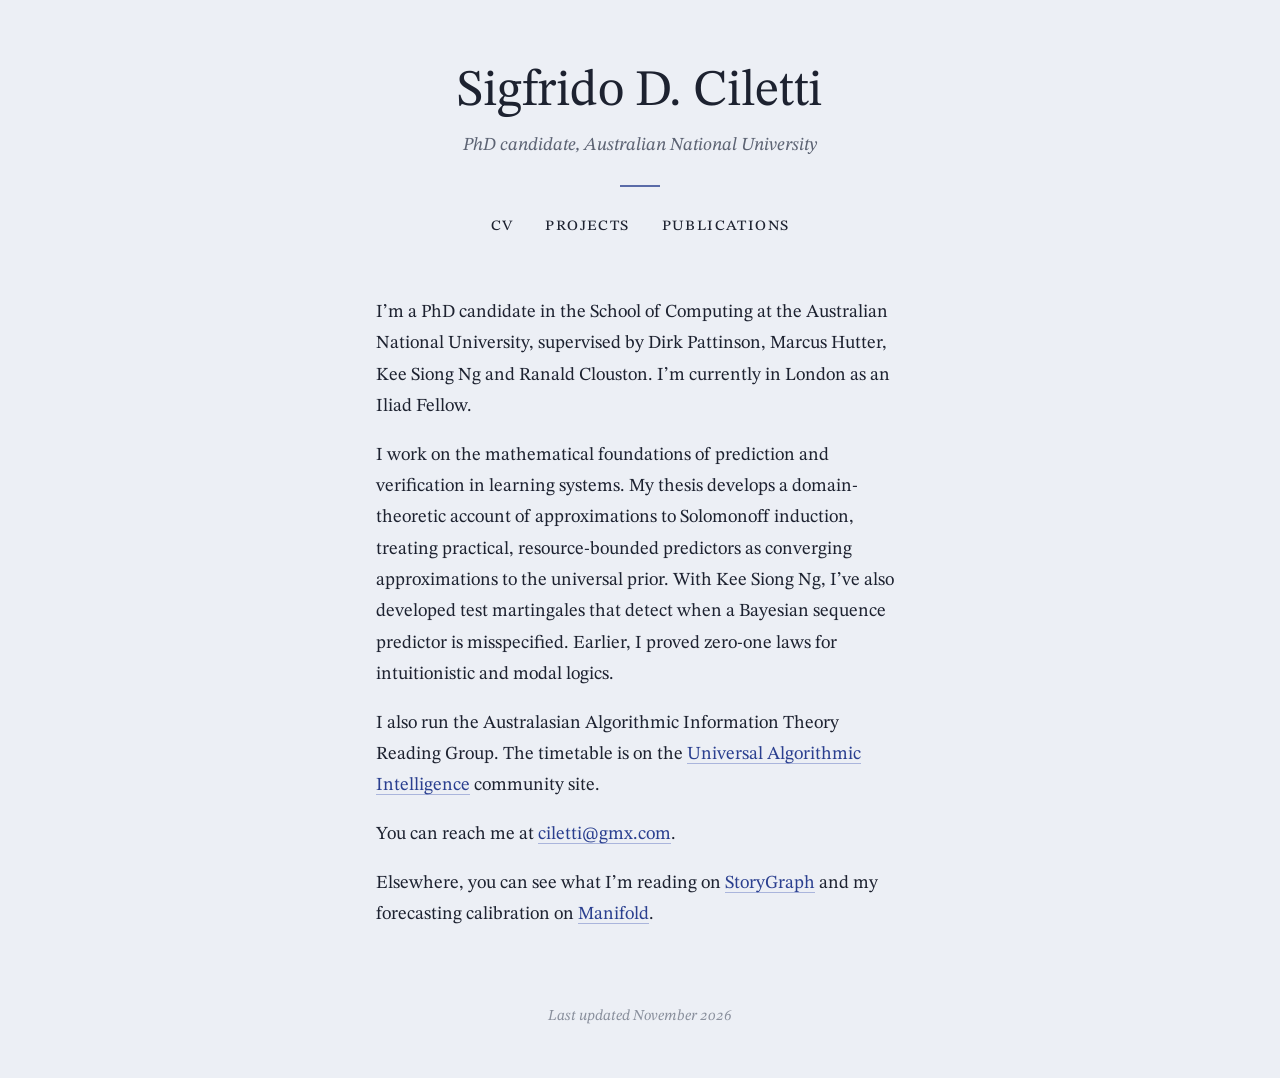
<file: index.html>
<!DOCTYPE html>
<html lang="en">
<head>
	<meta charset="UTF-8">
	<meta name="viewport" content="width=device-width, initial-scale=1">
	<title>Sigfrido D. Ciletti</title>
	<meta name="description" content="Sigfrido D. Ciletti, PhD candidate at the Australian National University working on Solomonoff induction and the foundations of prediction in learning systems.">
	<link rel="icon" href="data:image/svg+xml,%3Csvg xmlns=%27http://www.w3.org/2000/svg%27 viewBox=%270 0 32 32%27%3E%3Ctext x=%2716%27 y=%2725%27 font-family=%27Georgia,serif%27 font-size=%2728%27 text-anchor=%27middle%27 fill=%27%232a3f8f%27%3E%CE%A9%3C/text%3E%3C/svg%3E">
	<link rel="preconnect" href="https://fonts.googleapis.com">
	<link rel="preconnect" href="https://fonts.gstatic.com" crossorigin>
	<link href="https://fonts.googleapis.com/css2?family=STIX+Two+Text:ital,wght@0,400;0,500;1,400&display=swap" rel="stylesheet">
	<link rel="stylesheet" href="stylesheet.css">
</head>
<body class="home">
	<main class="page">

		<header class="top">
			<h1>Sigfrido D. Ciletti</h1>
			<p class="role">PhD candidate, Australian National University</p>
			<nav>
				<a href="cv.html">CV</a>
				<a href="projects.html">Projects</a>
				<a href="publications.html">Publications</a>
			</nav>
		</header>

		<p>I’m a PhD candidate in the School of Computing at the Australian National University, supervised by Dirk Pattinson, Marcus Hutter, Kee Siong Ng and Ranald Clouston. I’m currently in London as an Iliad Fellow.</p>

		<p>I work on the mathematical foundations of prediction and verification in learning systems. My thesis develops a domain-theoretic account of approximations to Solomonoff induction, treating practical, resource-bounded predictors as converging approximations to the universal prior. With Kee Siong Ng, I’ve also developed test martingales that detect when a Bayesian sequence predictor is misspecified. Earlier, I proved zero-one laws for intuitionistic and modal logics.</p>

		<p>I also run the Australasian Algorithmic Information Theory Reading Group. The timetable is on the <a href="https://uaiasi.com/">Universal Algorithmic Intelligence</a> community site.</p>

		<p>You can reach me at <a href="mailto:ciletti@gmx.com">ciletti@gmx.com</a>.</p>

		<p>Elsewhere, you can see what I’m reading on <a href="https://app.thestorygraph.com/profile/kabbalahablah">StoryGraph</a> and my forecasting calibration on <a href="https://manifold.markets/7983214/calibration">Manifold</a>.</p>

		<footer>Last updated November 2026</footer>

	</main>
</body>
</html>
</file>
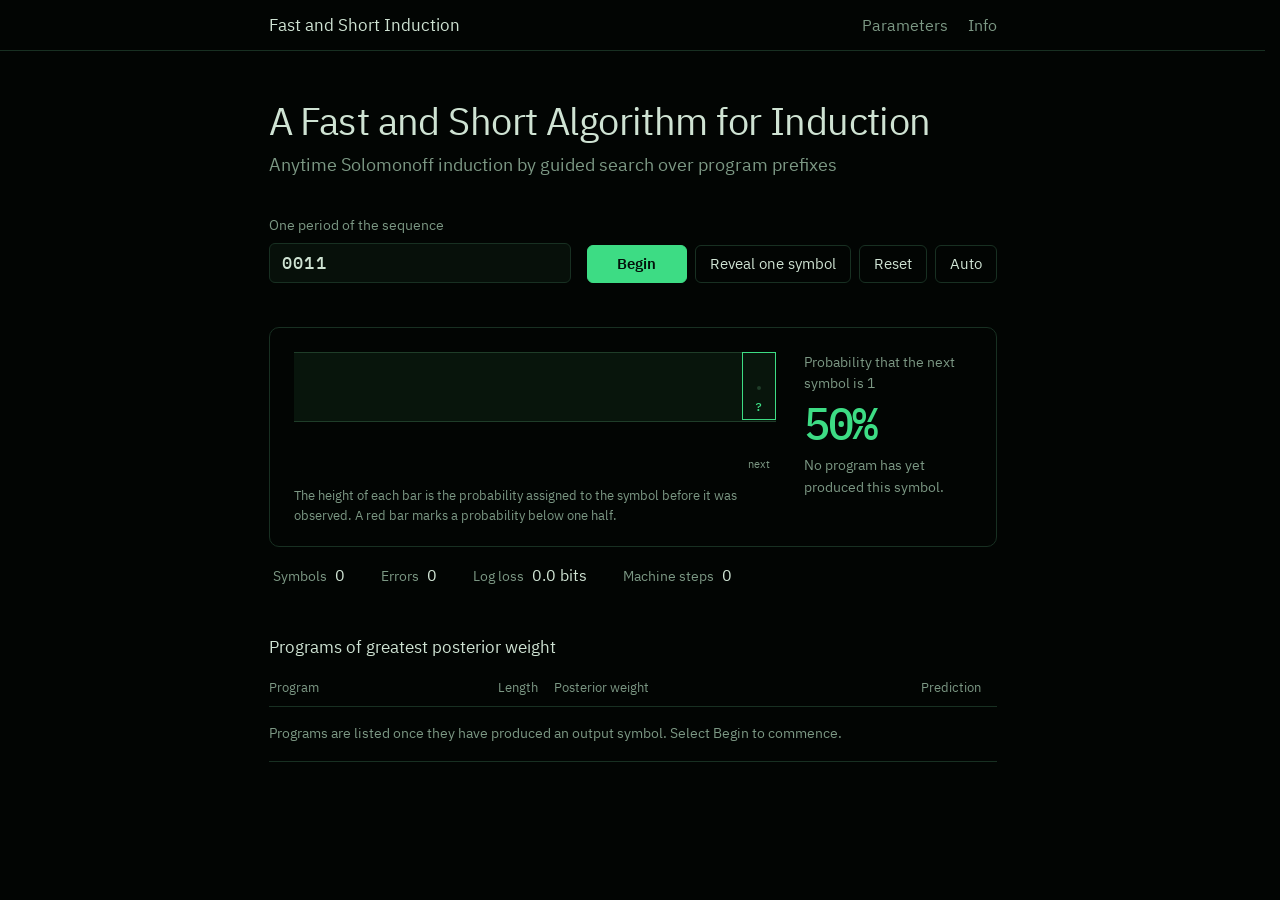
<file: induction/index.html>
<!doctype html>
<html lang="en">
<head>
<meta charset="utf-8">
<meta name="viewport" content="width=device-width, initial-scale=1, viewport-fit=cover">
<meta name="color-scheme" content="dark">
<meta name="theme-color" content="#020503">
<title>A Fast and Short Algorithm for Induction</title>
<meta name="author" content="Sigfrido D. Ciletti">
<meta name="description" content="An anytime approximation to Solomonoff induction by guided search over program prefixes, in which a learned guiding distribution directs computation but never enters the probabilities.">
<style>
@font-face{font-family:"Plex Sans";font-style:normal;font-weight:400;font-display:swap;src:url([data-uri]) format("woff2");}
@font-face{font-family:"Plex Sans";font-style:normal;font-weight:600;font-display:swap;src:url([data-uri]) format("woff2");}
@font-face{font-family:"Plex Mono";font-style:normal;font-weight:400;font-display:swap;src:url([data-uri]) format("woff2");}
@font-face{font-family:"Plex Mono";font-style:normal;font-weight:500;font-display:swap;src:url([data-uri]) format("woff2");}
/* One dark palette throughout, taken from the prediction panel */
:root {
  color-scheme: dark;
  --bg: #020503; --surface: #07100A; --ink: #CFE3D3; --muted: #7C9884; --rule: #183022;
  --accent: #3DDC84; --on-accent: #03100A; --wrong: #FF6B5E; --code: #8FE3AE;
  --tape: #08150C; --tape-edge: #1F3D29; --hole: #3DDC84; --feed: #1F3D29;
  --panel-w: 24rem;
  --sans: "Plex Sans", "IBM Plex Sans", "Segoe UI", system-ui, sans-serif;
  --mono: "Plex Mono", "IBM Plex Mono", ui-monospace, "SF Mono", Menlo, Consolas, monospace;
}
* { box-sizing: border-box; }
html { -webkit-text-size-adjust: 100%; background: var(--bg); scrollbar-gutter: stable; }
body { margin: 0; min-height: 100vh; background: var(--bg); color: var(--ink); font: 400 1rem/1.55 var(--sans); font-variant-numeric: tabular-nums; }
::selection { background: #1D4A2E; }
a { color: var(--accent); text-underline-offset: 0.18em; }
sup { line-height: 0; }
p { margin: 0 0 0.75rem; }
:is(a, button, input, select, summary):focus-visible { outline: 2px solid var(--accent); outline-offset: 2px; }
h1:focus { outline: none; }

/* top bar */
.top { position: sticky; top: 0; z-index: 5; background: var(--bg); border-bottom: 1px solid var(--rule); padding-top: env(safe-area-inset-top, 0px); }
.top-inner { max-width: 48rem; margin: 0 auto; padding: 0.75rem 1.25rem; display: flex; align-items: center; justify-content: space-between; gap: 1rem; }
.brand { color: var(--ink); font-weight: 500; font-size: 1.0625rem; text-decoration: none; }
.nav { display: flex; align-items: center; gap: 1.25rem; }
.nav[hidden] { display: none; }
.navlink, .navbtn { color: var(--muted); text-decoration: none; font: 400 1rem/1.4 var(--sans); }
.navbtn { background: none; border: 0; padding: 0; cursor: pointer; }
.navlink:hover, .navbtn:hover { color: var(--ink); text-decoration: underline; text-underline-offset: 0.18em; }
.navbtn[aria-expanded="true"] { color: var(--ink); }

/* the algorithm */
.page { max-width: 48rem; margin: 0 auto; padding: 3rem 1.25rem 5rem; }
.page[hidden] { display: none; }
.welcome { margin-bottom: 2.25rem; }
h1 { font-size: clamp(1.75rem, 1.3rem + 1.6vw, 2.375rem); line-height: 1.15; font-weight: 500; letter-spacing: -0.015em; margin: 0 0 0.5rem; }
.subtitle { font-size: 1.125rem; color: var(--muted); margin: 0; }
h2 { font-size: 1.0625rem; line-height: 1.3; font-weight: 500; margin: 0 0 0.75rem; }

button { font: 500 0.9375rem/1.2 var(--sans); color: var(--ink); background: transparent; border: 1px solid var(--rule); border-radius: 6px; padding: 0.5625rem 0.875rem; cursor: pointer; }
button:hover { border-color: var(--muted); }
button.primary { background: var(--accent); border-color: var(--accent); color: var(--on-accent); font-weight: 600; min-width: 6.25rem; }
button.primary:hover { filter: brightness(1.08); }
label, .label { display: block; font-size: 0.875rem; color: var(--muted); margin-bottom: 0.375rem; }
input[type="text"] { width: 100%; color: var(--ink); background: var(--surface); border: 1px solid var(--rule); border-radius: 6px; padding: 0.5625rem 0.75rem; font: 500 1.0625rem/1.2 var(--mono); letter-spacing: 0.08em; }

.run { display: flex; flex-wrap: wrap; align-items: flex-end; gap: 0.75rem 1rem; }
.pattern-field { flex: 1 1 12rem; max-width: 20rem; }
.buttons { display: flex; flex-wrap: wrap; gap: 0.5rem; }
.error { color: var(--wrong); font-size: 0.875rem; margin: 0.5rem 0 0; }
.error:empty { display: none; }
.status { color: var(--muted); font-size: 0.875rem; margin: 0.5rem 0 0; min-height: 1.4em; }

/* the tape and the prediction */
.bed { margin-top: 1rem; border: 1px solid var(--rule); border-radius: 10px; padding: 1.5rem 1.5rem 1.25rem; display: grid; grid-template-columns: minmax(0, 1fr) 10.5rem; gap: 1.75rem; align-items: start; }
.tape-area { min-width: 0; }
.tape-window { position: relative; overflow: hidden; }
.tape-window::before { content: ""; position: absolute; inset: 0 0 auto 0; height: 68px; background: var(--tape); border-block: 1px solid var(--tape-edge); }
.tape { position: relative; display: flex; justify-content: flex-end; }
.cell { flex: 0 0 28px; }
.punch { position: relative; height: 68px; }
.hole { position: absolute; left: 50%; top: 11px; width: 14px; height: 14px; margin-left: -7px; border-radius: 50%; }
.hole.on { background: var(--hole); box-shadow: 0 0 6px rgb(61 220 132 / 0.5); }
.feed { position: absolute; left: 50%; top: 34px; width: 4px; height: 4px; margin-left: -2px; border-radius: 50%; background: var(--feed); }
.digit { position: absolute; left: 0; right: 0; bottom: 7px; text-align: center; font: 500 0.75rem/1 var(--mono); color: var(--accent); }
.conf { position: relative; width: 14px; height: 24px; margin: 8px auto 0; border-bottom: 1px solid var(--rule); }
.conf span { position: absolute; left: 0; right: 0; bottom: 0; height: calc(var(--p, 0) * 100%); background: var(--accent); }
.conf.bad span { background: var(--wrong); }
.conf.none { border: 1px dashed var(--rule); }
.conf.none span { display: none; }
.idx { height: 1rem; margin-top: 4px; text-align: center; font-size: 0.6875rem; line-height: 1rem; color: var(--muted); white-space: nowrap; }
.cell.reader { flex-basis: 34px; }
.cell.reader .punch { box-shadow: inset 0 0 0 1px var(--hole); }
.cell.reader .hole { background: var(--hole); box-shadow: 0 0 8px rgb(61 220 132 / 0.55); }
.cell.reader .conf { border: 0; }
.cell.fresh .hole.on { animation: punch 160ms ease-out; }
@keyframes punch { from { transform: scale(0.2); } to { transform: scale(1); } }
.caption { margin: 0.875rem 0 0; font-size: 0.8125rem; color: var(--muted); max-width: 60ch; }
.readout-label { font-size: 0.875rem; color: var(--muted); margin: 0; }
.readout-num { font: 500 2.75rem/1 var(--mono); letter-spacing: -0.04em; margin: 0.375rem 0 0.625rem; color: var(--accent); }
.readout-note { font-size: 0.875rem; color: var(--muted); margin: 0 0 0.25rem; }
.readout-note:empty { display: none; }

.stats { display: flex; flex-wrap: wrap; gap: 0.375rem 2.25rem; margin: 1rem 0 0; padding: 0 0.25rem; }
.stats div { display: flex; align-items: baseline; gap: 0.5rem; }
.stats dt { font-size: 0.875rem; color: var(--muted); }
.stats dd { margin: 0; font-weight: 500; }

.leaders { margin-top: 3rem; }
.scroll { overflow-x: auto; }
table { border-collapse: collapse; width: 100%; font-size: 0.875rem; }
th, td { text-align: left; padding: 0.5rem 0.75rem 0.5rem 0; border-bottom: 1px solid var(--rule); vertical-align: baseline; }
th { font-weight: 500; font-size: 0.8125rem; color: var(--muted); white-space: nowrap; }
td.num, th.num { text-align: right; padding-right: 1rem; white-space: nowrap; }
td.prog { font: 500 0.9375rem/1.35 var(--mono); letter-spacing: 0.06em; word-break: break-all; color: var(--code); }
td.empty { color: var(--muted); padding: 1rem 0; }
.bar { display: inline-block; width: 5rem; height: 0.5rem; background: var(--rule); vertical-align: middle; margin-right: 0.5rem; }
.bar i { display: block; height: 100%; background: var(--accent); }
.cred { white-space: nowrap; }
.more { display: flex; flex-wrap: wrap; align-items: center; gap: 0.5rem 0.75rem; margin-top: 0.875rem; }
.more .hint { margin: 0 auto 0 0; }
.more button[hidden] { display: none; }
.hint { color: var(--muted); font-size: 0.875rem; }

/* the info page */
.doc { max-width: 42rem; }
.byline { font-size: 1.0625rem; margin: 0 0 2rem; }
.byline a { text-decoration: none; }
.byline a:hover { text-decoration: underline; }
.lede { font-size: 1.1875rem; line-height: 1.6; }
.doc p, .doc li { line-height: 1.65; }
.doc h2 { font-size: 1.25rem; margin: 2.5rem 0 0.75rem; padding-top: 1.25rem; border-top: 1px solid var(--rule); }
.doc ul { padding-left: 1.125rem; margin: 0; }
.doc li { margin-bottom: 0.375rem; }
.ops { margin: 0.5rem 0 0.5rem; font-size: 0.9375rem; }
.ops td { padding: 0.4375rem 0.75rem 0.4375rem 0; }
.ops td:first-child { font: 500 1rem/1.2 var(--mono); width: 2rem; color: var(--code); }
.ops td:last-child { text-align: right; white-space: nowrap; padding-right: 0; color: var(--muted); }
.foot { margin-top: 3.5rem; padding-top: 1.25rem; border-top: 1px solid var(--rule); color: var(--muted); font-size: 0.875rem; }
.foot p { margin: 0; }

/* parameters panel */
.panel { position: fixed; inset: 0 0 0 auto; z-index: 10; width: min(var(--panel-w), 100%); height: 100%; max-width: none; max-height: none; margin: 0; padding: 0; border: 0; border-left: 1px solid var(--rule); background: var(--bg); color: var(--ink); overflow: hidden; }
.panel[open] { animation: panel-in 180ms ease-out; }
@keyframes panel-in { from { transform: translateX(1.5rem); opacity: 0; } to { transform: none; opacity: 1; } }
.panel::backdrop { background: rgb(0 0 0 / 0.55); }
.panel-inner { height: 100%; overflow-y: auto; overscroll-behavior: contain; padding: 0 1.25rem 2.5rem; }
.panel-head { position: sticky; top: 0; z-index: 1; display: flex; justify-content: space-between; align-items: center; gap: 1rem; padding: 0.875rem 0 0.75rem; background: var(--bg); }
.panel-head h2 { margin: 0; }
.close { display: inline-flex; padding: 0.375rem; border-color: transparent; }
.close:hover { border-color: var(--rule); }
.panel-section { border-top: 1px solid var(--rule); padding: 1rem 0; }
.field { margin-bottom: 1rem; }
.check { display: flex; align-items: center; gap: 0.5rem; font-size: 0.9375rem; color: var(--ink); margin: 0 0 1rem; }
.check input { width: 1.0625rem; height: 1.0625rem; margin: 0; accent-color: var(--accent); flex: none; }
summary { display: flex; justify-content: space-between; align-items: center; gap: 1rem; font-weight: 500; cursor: pointer; list-style: none; }
summary::-webkit-details-marker { display: none; }
summary::after { content: ""; flex: none; width: 0.5rem; height: 0.5rem; margin-right: 0.25rem; border-right: 1.5px solid var(--muted); border-bottom: 1.5px solid var(--muted); transform: translateY(-2px) rotate(45deg); }
details[open] > summary { margin-bottom: 0.875rem; }
details[open] > summary::after { transform: translateY(2px) rotate(-135deg); }
.guide { table-layout: fixed; margin-bottom: 0.75rem; }
.guide th, .guide td { text-align: center; padding: 0.375rem 0; border: 0; }
.guide th:first-child { text-align: left; width: 4.75rem; }
.guide thead th { font: 500 0.875rem/1 var(--mono); color: var(--ink); }
.guide tbody th { font-weight: 400; font-size: 0.8125rem; color: var(--muted); }
.guide td { font-size: 0.8125rem; border: 2px solid var(--bg); background: color-mix(in srgb, var(--accent) calc(var(--p) * 100%), var(--surface)); }
.guide td.strong { color: var(--on-accent); }
.runs { list-style: none; margin: 0; padding: 0; }
.runs li { padding: 0.625rem 0; border-bottom: 1px solid var(--rule); font-size: 0.875rem; }
.runs li:first-child { padding-top: 0; }
.runs li:last-child { border-bottom: 0; }
.runs .prog { font: 500 0.9375rem/1.4 var(--mono); letter-spacing: 0.06em; color: var(--code); }
.runs .meta { color: var(--muted); }
.runs code { font: 500 0.875rem/1.4 var(--mono); word-break: break-all; color: var(--code); }

@media (min-width: 72rem) {
  body.panel-open .top-inner, body.panel-open .page { transform: translateX(calc(var(--panel-w) / -2)); }
}
@media (max-width: 52rem) {
  .page { padding: 2rem 1rem 3.5rem; }
  .top-inner { padding: 0.75rem 1rem; }
  .bed { grid-template-columns: minmax(0, 1fr); gap: 1rem; padding: 1.25rem 1rem 1rem; }
  .readout-num { font-size: 2.25rem; }
}
@media (prefers-reduced-motion: reduce) {
  .cell.fresh .hole.on, .panel[open] { animation: none; }
}
</style>
</head>
<body>
<header class="top">
  <div class="top-inner">
    <a class="brand" href="#">Fast and Short Induction</a>
    <nav class="nav" id="appNav" aria-label="Page">
      <button class="navbtn" id="openPanel" type="button" aria-expanded="false" aria-controls="panel">Parameters</button>
      <a class="navlink" href="#info">Info</a>
    </nav>
    <nav class="nav" id="infoNav" aria-label="Page" hidden>
      <a class="navlink" href="#">Back to the algorithm</a>
    </nav>
  </div>
</header>

<main class="page" id="app">
  <section class="welcome">
    <h1 id="appTitle" tabindex="-1">A Fast and Short Algorithm for Induction</h1>
    <p class="subtitle">Anytime Solomonoff induction by guided search over program prefixes</p>
  </section>

  <div class="run">
    <div class="pattern-field">
      <label for="pattern">One period of the sequence</label>
      <input id="pattern" type="text" inputmode="numeric" autocomplete="off" spellcheck="false" maxlength="32" value="0011" aria-describedby="patternError">
    </div>
    <div class="buttons">
      <button class="primary" id="start" type="button">Begin</button>
      <button id="step" type="button">Reveal one symbol</button>
      <button id="restart" type="button">Reset</button>
      <button id="auto" type="button" aria-pressed="false" title="Train the guiding distribution on every distinct repeating pattern in turn">Auto</button>
    </div>
  </div>
  <p class="error" id="patternError" role="alert"></p>
  <p class="status" id="status" aria-live="polite"></p>

  <section class="bed" aria-label="Symbols observed so far and the probability assigned to the next">
    <div class="tape-area">
      <div class="tape-window"><div class="tape" id="tape"></div></div>
      <p class="caption">The height of each bar is the probability assigned to the symbol before it was observed. A red bar marks a probability below one half.</p>
    </div>
    <div class="readout">
      <p class="readout-label">Probability that the next symbol is 1</p>
      <p class="readout-num" id="pnum">50%</p>
      <p class="readout-note" id="psay" aria-live="polite">No program has yet produced this symbol.</p>
      <p class="readout-note" id="plock"></p>
    </div>
  </section>

  <dl class="stats">
    <div><dt>Symbols</dt><dd id="sBits">0</dd></div>
    <div><dt>Errors</dt><dd id="sWrong">0</dd></div>
    <div><dt>Log loss</dt><dd id="sLoss">0.0 bits</dd></div>
    <div><dt>Machine steps</dt><dd id="sSteps">0</dd></div>
  </dl>

  <section class="leaders" aria-labelledby="leadersTitle">
    <h2 id="leadersTitle">Programs of greatest posterior weight</h2>
    <div class="scroll">
      <table>
        <thead><tr><th>Program</th><th class="num">Length</th><th>Posterior weight</th><th class="num">Prediction</th></tr></thead>
        <tbody id="programs"></tbody>
      </table>
    </div>
    <div class="more">
      <p class="hint" id="moreCount"></p>
      <button id="showMore" type="button">Show further programs</button>
      <button id="showFewer" type="button">Show fewer programs</button>
    </div>
  </section>
</main>

<main class="page doc" id="info" hidden>
  <h1 id="infoTitle" tabindex="-1">A Fast and Short Algorithm for Induction</h1>
  <p class="byline"><a href="https://ciletti.xyz" rel="author">Sigfrido D. Ciletti</a></p>
  <p class="lede">This page presents an algorithm, devised by the author, for predicting a binary sequence with bounded computation. The programs of a small monotone reference machine are explored as a tree of prefixes and run by dovetailing, so that programs sharing a prefix share their computation. A prefix is rejected, together with every program extending it, as soon as its output contradicts the observed sequence, and the probability of the next symbol is the a priori weight, 2<sup>−ℓ</sup>, of the surviving programs that have already produced it, renormalized among them. A prediction is available at every moment, and it approaches Solomonoff’s prediction over the programs of the machine as computation increases.</p>
  <p>The novelty lies in separating search from belief. A learned guiding distribution may decide where computation is spent, but it never enters the probabilities, and every program not yet rejected is guaranteed at least half of the computation its a priori probability entitles it to. Learning can therefore accelerate the search, but it can slow it by at most a factor of two and cannot alter the weight of any program. To the author’s knowledge this separation has not been made before: in Solomonoff’s incremental learning systems the guiding distribution also serves as the prior, and in Schmidhuber’s speed prior the cost of computation enters the probabilities themselves.</p>

  <h2>The reference machine</h2>
  <p>The reference machine has a circular tape of 256 binary cells and the six instructions listed below, each with the length of its code. The machine reads its program one instruction at a time, and only when execution requires the next one. Programs that share an initial segment therefore share the corresponding computation.</p>
  <table class="ops" aria-label="The instructions of the reference machine">
    <tbody>
      <tr><td>.</td><td>write the content of the current cell to the output</td><td>2 bits</td></tr>
      <tr><td>+</td><td>complement the current cell</td><td>2 bits</td></tr>
      <tr><td>&gt;</td><td>move one cell to the right</td><td>3 bits</td></tr>
      <tr><td>&lt;</td><td>move one cell to the left</td><td>3 bits</td></tr>
      <tr><td>[</td><td>mark a position for return</td><td>3 bits</td></tr>
      <tr><td>]</td><td>if the current cell contains 1, return to the most recent mark, or to the beginning if there is none</td><td>3 bits</td></tr>
    </tbody>
  </table>

  <h2>Rejection and prediction</h2>
  <p>A program is rejected as soon as it writes a symbol that contradicts the observed sequence, and with it every program of which it is an initial segment. The probability assigned to the next symbol is the normalized sum of the a priori probabilities, 2<sup>−ℓ</sup>, of the surviving programs that have already produced that symbol.</p>

  <h2>Computation</h2>
  <p>No bound on computation is fixed in advance. The search proceeds continuously, occupying about two milliseconds of each display frame, and a symbol is revealed every 250 milliseconds, so that the computation devoted to each symbol is whatever the device accomplishes in that interval. In the trials conducted so far, greater computation per symbol has never delayed convergence. Trials should be compared in machine steps, a measure that does not depend on the device.</p>

  <h2>The guiding distribution</h2>
  <p>When the guiding distribution is in use, the computation is divided equally. One half is allotted in proportion to the a priori probabilities, which bounds the time required by a small constant factor relative to Levin’s universal search. The other half is allotted according to the guiding distribution, a table of conditional instruction probabilities estimated from programs that predicted at least three successive symbols correctly. The guiding distribution determines only the order of search; it has no effect upon the probabilities assigned.</p>
  <p>The guiding distribution is not used by default. Within a single trial its effect is negligible; it is of value only across trials, for longer periods, when computation is scarce, as on a slow device. It continues to be estimated while not in use.</p>

  <h2>Automatic training</h2>
  <p>The Auto control trains the guiding distribution without supervision. It presents, one after another, every distinct repeating pattern in order of length, and observes each until the system converges, or for at most four periods and sixteen symbols. Every symbol receives a fixed 100,000 machine steps, and the trials proceed as quickly as the device allows. Pressing the control again, or any other control, ends the training; the guiding distribution retains all that it has learned.</p>
  <p>Whenever a program predicts three successive symbols correctly, its instructions are added to the guiding distribution’s estimates of which instruction tends to follow which. Over many patterns the distribution comes to favour the constructions that successful programs share, such as a loop that writes a short block and returns to its beginning. Automatic training is therefore the accumulation of experience on easy problems, so that harder problems of the same kind are searched in a more favourable order.</p>
  <p>Each pattern is presented once. A period that merely repeats a shorter one, such as 0000, defines the same sequence as 0 and is omitted. Of the rotations of a period, such as 011, 101 and 110, which describe the same pattern read from different starting points, only the first in lexicographic order is used. The periods that remain are the Lyndon words: 0, 1, 01, 001, 011, 0001, 0011, 0111, and so on. Their number grows rapidly with length: there are 30 of length 8 and 335 of length 12.</p>
  <p>In a test, the guiding distribution was trained on all 71 periods of length at most 8, then applied to 20 periods of length 9 and 10 that it had not seen. With 3,000 machine steps per symbol the system converged on 2 of the 20 without guidance and on all 20 with it; with 20,000 steps per symbol, on 15 and on all 20.</p>
  <p>Automatic training alters only the order of search. The probabilities assigned are unaffected, and at least half of the computation continues to follow the a priori distribution. Its benefit depends on how closely later patterns resemble those used in training, and it is greatest when computation is scarce. To use what has been learned, select the guiding distribution under Parameters. Trials conducted automatically are not entered in the record of trials.</p>

  <h2>Guarantees</h2>
  <p>Two properties follow from the construction. First, the probabilities depend only on the a priori distribution and on which programs have been examined; the guiding distribution affects only the latter. Second, because every program not yet rejected receives at least half of its a priori share of computation, the time required to reach any program exceeds that of the unguided search by at most a factor of two. As computation increases without bound every program of the machine is eventually examined, and the prediction tends to Solomonoff’s normalized prediction over the programs of at most 32 instructions.</p>

  <h2>Relation to earlier work</h2>
  <p>The mixture over programs is Solomonoff’s (1964). The schedule of computation follows Levin’s universal search (1973), and the treatment of programs as prefixes executed online follows Schmidhuber’s FAST algorithm (2002), which he also applied to prediction, though under the speed prior, whose probabilities depend on running time. Solomonoff’s later proposals for incremental learning (2002–2003) introduced a guiding distribution for the search that is revised as problems are solved; there, however, the revised distribution is also the prior. The title alludes to Hutter’s “The Fastest and Shortest Algorithm for All Well-Defined Problems” (2002); no optimality result of that kind is claimed here.</p>

  <h2>Measures</h2>
  <p>The log loss is the sum, over the observed symbols, of −log<sub>2</sub> of the probability assigned to each, with every probability restricted to the interval from 0.01 to 0.99. The system is said to have converged when eight successive symbols have each been assigned a probability of at least 0.9.</p>

  <h2>Limitations</h2>
  <ul>
    <li>Observations are assumed to be free of error. A single erroneous symbol would reject the correct program.</li>
    <li>Programs are limited to 32 instructions.</li>
    <li>The programs of greatest weight are retained in memory, from 3,000 at the outset, growing by one program for every 1,000 machine steps, to at most 20,000. A program beyond that limit must be found again by the search from the root, whose budget doubles on each pass.</li>
    <li>A trial is suspended after every 64 symbols.</li>
  </ul>

  <footer class="foot">
    <p>Sigfrido D. Ciletti, 2026. Further work at <a href="https://ciletti.xyz">ciletti.xyz</a>.</p>
  </footer>
</main>

<dialog class="panel" id="panel" aria-labelledby="panelTitle">
  <div class="panel-inner">
    <div class="panel-head">
      <h2 id="panelTitle">Parameters</h2>
      <button class="close" id="closePanel" type="button" aria-label="Close parameters">
        <svg aria-hidden="true" width="18" height="18" viewBox="0 0 18 18" fill="none"><path d="M4 4l10 10M14 4L4 14" stroke="currentColor" stroke-width="1.6" stroke-linecap="round"/></svg>
      </button>
    </div>

    <section class="panel-section">
      <label class="check"><input id="useGuide" type="checkbox"> Allot half of the computation by the guiding distribution</label>
      <button id="forget" type="button">Reset the guiding distribution</button>
    </section>

    <details class="panel-section">
      <summary>The guiding distribution</summary>
      <p class="hint" id="guideHint"></p>
      <table class="guide" id="guide" aria-label="Conditional probability of each instruction, given its predecessor"></table>
      <p class="hint" id="guideCost"></p>
    </details>

    <details class="panel-section">
      <summary>Record of trials</summary>
      <ul class="runs" id="history"></ul>
    </details>
  </div>
</dialog>

<script>
/* Guided Bayesian Search — toy engine.
   Machine: a six-instruction, Brainfuck-style machine on a circular binary tape of 256 cells.
   Programs are read one instruction at a time, on demand, from a prefix code:
     .  00   write the current cell to the output
     +  01   flip the current cell
     >  100  move right        <  101  move left
     [  110  mark a loop start
     ]  111  if the current cell is 1, jump back to just after the matching [ (or to the start)
*/
const OP_GLYPH = ['.', '+', '>', '<', '[', ']'];
const OP_BITS = [2, 2, 3, 3, 3, 3];
const OP_PRIOR = [0.25, 0.25, 0.125, 0.125, 0.125, 0.125];
const NOPS = 6, START = 6, MAXCODE = 32, WORDS = 8;
const KEYMOD = 562949953421231;   // 2^49 - 81; keys are exact up to 17 instructions and hashed beyond
const EV_BUDGET = 0, EV_DEAD = 1, EV_PREDICT = 2, EV_NEEDS = 3;

function makeState() {
  return { code: new Uint8Array(MAXCODE), jmp: new Uint8Array(MAXCODE), L: 0, pc: 0, ptr: 0, tape: new Int32Array(WORDS),
           outLen: 0, next: 0, bPc: 0, bPtr: 0, bTape: new Int32Array(WORDS), bCount: 0, bLimit: 1 };
}
function copyState(dst, src) {
  const L = src.L;
  for (let i = 0; i < L; i++) { dst.code[i] = src.code[i]; dst.jmp[i] = src.jmp[i]; }
  dst.L = L; dst.pc = src.pc; dst.ptr = src.ptr; dst.outLen = src.outLen; dst.next = src.next;
  dst.bPc = src.bPc; dst.bPtr = src.bPtr; dst.bCount = src.bCount; dst.bLimit = src.bLimit;
  for (let i = 0; i < WORDS; i++) { dst.tape[i] = src.tape[i]; dst.bTape[i] = src.bTape[i]; }
}
function appendOp(st, op) {
  const i = st.L;
  st.code[i] = op;
  if (op === 5) {                       // find the matching [ ; unmatched ] jumps to the start
    let depth = 0, target = 0;
    for (let j = i - 1; j >= 0; j--) {
      const c = st.code[j];
      if (c === 5) depth++;
      else if (c === 4) { if (depth === 0) { target = j + 1; break; } depth--; }
    }
    st.jmp[i] = target;
  }
  st.L = i + 1;
  st.bPc = st.pc; st.bPtr = st.ptr; st.bCount = 0; st.bLimit = 1;
  for (let i = 0; i < WORDS; i++) st.bTape[i] = st.tape[i];
}
function codeString(st) { let s = ''; for (let i = 0; i < st.L; i++) s += OP_GLYPH[st.code[i]]; return s; }

class Engine {
  constructor(opts = {}) {
    this.poolCap = opts.poolCap || 3000;        // memory to begin with ...
    this.maxPoolCap = opts.maxPoolCap || 20000; // ... growing by one program per stepsPerSlot steps, up to this
    this.stepsPerSlot = opts.stepsPerSlot || 1000;
    this.useGuide = opts.useGuide !== false;
    this.alpha = 2;            // how strongly the guide is tied to the prior
    this.minHits = 3;          // a program must predict this many bits in a row before the guide learns from it
    this.E = new Uint8Array(8192);
    this.frames = [];
    for (let d = 0; d <= MAXCODE; d++) {
      this.frames.push({ st: makeState(), budget: 0, m: 1, lam: 1, key: 0, bits: 0, ci: 0,
                         share: new Float64Array(NOPS), cm: new Float64Array(NOPS), cl: new Float64Array(NOPS) });
    }
    this.local = [];
    for (let d = 0; d <= MAXCODE; d++) {
      this.local.push({ st: makeState(), m: 1, lam: 1, key: 0, bits: 0 });
    }
    this.freeStates = [];
    this.resetGuide();
    this.reset();
  }

  /* ---------- guide: a learned distribution over the next instruction given the previous one ---------- */
  resetGuide() {
    this.counts = []; this.rowTotal = new Float64Array(NOPS + 1);
    for (let c = 0; c <= NOPS; c++) this.counts.push(new Float64Array(NOPS));
    this.guideWeight = 0;
  }
  guideProb(ctx, op) { return (this.alpha * OP_PRIOR[op] + this.counts[ctx][op]) / (this.alpha + this.rowTotal[ctx]); }
  trainGuide(st, w) {
    let ctx = START;
    for (let i = 0; i < st.L; i++) { const op = st.code[i]; this.counts[ctx][op] += w; this.rowTotal[ctx] += w; ctx = op; }
    this.guideWeight += w;
  }
  guideMatrix() { const rows = []; for (const ctx of [START, 0, 1, 2, 3, 4, 5]) { const r = []; for (let o = 0; o < NOPS; o++) r.push(this.guideProb(ctx, o)); rows.push(r); } return rows; }
  guideBits(st) {            // -log2 of the guide's probability for this program text
    let ctx = START, b = 0;
    for (let i = 0; i < st.L; i++) { const op = st.code[i]; b -= Math.log2(this.guideProb(ctx, op)); ctx = op; }
    return b;
  }

  /* ---------- run state ---------- */
  reset() {
    this.n = 0;
    this.pool = new Map();     // remembered part of the frontier: prefixes consistent with every observation
    this.poolFloor = 0; this.pendingCount = 0;
    this.queue = []; this.qStart = 0; this.queueDirty = true;
    this.totalSteps = 0; this.refuted = 0; this.visited = 0;
    this.k = 8; this.startPhase();
  }
  startPhase() {
    const f = this.frames[0];
    f.st.L = 0; f.st.pc = 0; f.st.ptr = 0; f.st.tape.fill(0); f.st.outLen = 0;
    f.budget = Math.pow(2, this.k); f.m = 1; f.lam = 1; f.key = 0; f.bits = 0; f.ci = 0;
    this.depth = 0; this.mode = 0;   // 0 = run the node, 1 = move to its next child, 2 = leave the node
  }

  /* Advance one machine for at most maxSteps steps. */
  run(s, maxSteps) {
    const code = s.code, jmp = s.jmp, L = s.L, E = this.E, n = this.n, tape = s.tape, bTape = s.bTape;
    let pc = s.pc, ptr = s.ptr, outLen = s.outLen;
    let bPc = s.bPc, bPtr = s.bPtr, bCount = s.bCount, bLimit = s.bLimit;
    let steps = 0, ev = EV_BUDGET;
    while (steps < maxSteps) {
      if (pc === L) { ev = EV_NEEDS; break; }
      const op = code[pc]; steps++;
      if (op === 0) {
        const bit = (tape[ptr >>> 5] >>> (ptr & 31)) & 1; pc++;
        if (outLen < n) {
          if (bit !== E[outLen]) { ev = EV_DEAD; break; }       // disagrees with an observation
          outLen++;
        } else { s.next = bit; outLen++; ev = EV_PREDICT; }      // produced the next, unseen bit: pause here
        bPc = pc; bPtr = ptr; bCount = 0; bLimit = 1;
        for (let i = 0; i < WORDS; i++) bTape[i] = tape[i];
        if (ev === EV_PREDICT) break;
        continue;
      }
      else if (op === 1) { tape[ptr >>> 5] ^= (1 << (ptr & 31)); pc++; }
      else if (op === 2) { ptr = (ptr + 1) & 255; pc++; }
      else if (op === 3) { ptr = (ptr + 255) & 255; pc++; }
      else if (op === 4) { pc++; }
      else { if ((tape[ptr >>> 5] >>> (ptr & 31)) & 1) pc = jmp[pc]; else pc++; }
      // Brent's cycle check: the same state again with no output in between means it will never write again
      if (pc === bPc && ptr === bPtr) {
        let same = true;
        for (let i = 0; i < WORDS; i++) if (tape[i] !== bTape[i]) { same = false; break; }
        if (same) { ev = EV_DEAD; break; }
      }
      if (++bCount === bLimit) { bCount = 0; bLimit <<= 1; bPc = pc; bPtr = ptr; for (let i = 0; i < WORDS; i++) bTape[i] = tape[i]; }
    }
    s.pc = pc; s.ptr = ptr; s.outLen = outLen;
    s.bPc = bPc; s.bPtr = bPtr; s.bCount = bCount; s.bLimit = bLimit;
    this.lastSteps = steps;
    return ev;
  }

  /* ---------- pool: the remembered part of the frontier ---------- */
  /* Memory grows with the computation spent, so that more search does not crowd out long programs. */
  cap() { return Math.min(this.maxPoolCap, this.poolCap + Math.floor(this.totalSteps / this.stepsPerSlot)); }
  poolAccepts(m) { return this.pool.size < this.cap() || m > this.poolFloor; }
  poolAdd(key, st, m, lam, bits) {
    const copy = this.freeStates.pop() || makeState(); copyState(copy, st);
    this.pool.set(key, { key, st: copy, m, lam, bits, hits: 0, pending: false, gone: false, share: 0 });
    if (this.pool.size >= 1.5 * this.cap()) this.shrinkPool();
  }
  poolDelete(e) {
    if (e.gone) return;
    e.gone = true; if (e.pending) this.pendingCount--;
    this.pool.delete(e.key); this.freeStates.push(e.st);
    if (this.pool.size < this.cap()) this.poolFloor = 0;
  }
  shrinkPool() {
    const all = Array.from(this.pool.values()).sort((a, b) => b.m - a.m), cap = this.cap();
    this.poolFloor = all[cap - 1].m;
    for (let i = cap; i < all.length; i++) this.poolDelete(all[i]);
    this.poolFloor = all[cap - 1].m;
  }
  /* Run the remembered prefixes that owe a prediction: half in proportion to credence, half to the guide. */
  servicePool(maxSteps) {
    const g = this.useGuide ? 0.5 : 0;
    if (this.queueDirty) {                         // sort the waiting programs once per observation
      const pend = [];
      let mass = 0, lam = 0;
      for (const e of this.pool.values()) if (e.pending) { pend.push(e); mass += e.m; lam += e.lam; }
      for (const e of pend) e.share = (1 - g) * e.m / mass + g * e.lam / lam;
      pend.sort((a, b) => b.share - a.share);
      this.queue = pend; this.qStart = 0; this.queueDirty = false;
    }
    const q = this.queue;
    while (this.qStart < q.length && (q[this.qStart].gone || !q[this.qStart].pending)) this.qStart++;
    let used = 0;
    for (let i = this.qStart; i < q.length && used < maxSteps; i++) {
      const e = q[i];
      if (e.gone || !e.pending) continue;          // finished, or dropped while the pool was being trimmed
      const allow = Math.min(maxSteps - used, Math.max(16, Math.floor(maxSteps * e.share)));
      const ev = this.run(e.st, allow);
      const mine = this.lastSteps; used += mine;
      if (ev === EV_PREDICT) { e.pending = false; this.pendingCount--; }
      else if (ev === EV_DEAD) { this.poolDelete(e); this.refuted++; }
      else if (ev === EV_NEEDS) {
        // It needs another instruction. Search just below it with the rest of its allowance;
        // whatever reaches the next bit is remembered, the rest is left to the explorer.
        const f = this.local[0];
        copyState(f.st, e.st); f.m = e.m; f.lam = e.lam; f.key = e.key; f.bits = e.bits;
        this.poolDelete(e);
        used += this.expand(0, Math.max(64, allow - mine), g);
      }
    }
    return used;
  }
  expand(d, budget, g) {
    const f = this.local[d];
    if (f.st.L === MAXCODE) return 0;
    const ctx = f.st.L ? f.st.code[f.st.L - 1] : START;
    const denom = (1 - g) * f.m + g * f.lam;
    let used = 0;
    for (let c = 0; c < NOPS; c++) {
      const cm = f.m * OP_PRIOR[c], cl = f.lam * this.guideProb(ctx, c);
      const b = Math.floor(budget * ((1 - g) * cm + g * cl) / denom);
      if (b < 1) continue;
      const key = (f.key * 7 + c + 1) % KEYMOD;
      if (this.pool.has(key)) continue;
      const h = this.local[d + 1];
      copyState(h.st, f.st); appendOp(h.st, c);
      const ev = this.run(h.st, b);
      const mine = this.lastSteps; used += mine;
      if (ev === EV_PREDICT) { if (this.poolAccepts(cm)) this.poolAdd(key, h.st, cm, cl, f.bits + OP_BITS[c]); }
      else if (ev === EV_DEAD) this.refuted++;
      else if (ev === EV_NEEDS && b - mine >= 1) {
        h.m = cm; h.lam = cl; h.key = key; h.bits = f.bits + OP_BITS[c];
        used += this.expand(d + 1, b - mine, g);
      }
    }
    return used;
  }

  /* ---------- explorer: depth-first, budget split by half prior, half guide; restarted with double the budget ---------- */
  explore(maxWork) {
    const frames = this.frames, g = this.useGuide ? 0.5 : 0;
    let work = 0, steps = 0;
    while (work < maxWork) {
      const f = frames[this.depth];
      if (this.mode === 0) {
        const allow = Math.min(Math.floor(f.budget), maxWork - work);
        if (allow < 1) { if (f.budget < 1) this.mode = 2; else break; continue; }
        const ev = this.run(f.st, allow);
        const used = this.lastSteps; steps += used; work += used + 1; f.budget -= used;
        if (ev === EV_BUDGET) { if (f.budget < 1) this.mode = 2; continue; }
        if (ev === EV_DEAD) { this.refuted++; this.mode = 2; continue; }
        if (ev === EV_PREDICT) { if (this.poolAccepts(f.m)) this.poolAdd(f.key, f.st, f.m, f.lam, f.bits); this.mode = 2; continue; }
        // needs another instruction: split what is left of the budget among the six children
        if (f.st.L === MAXCODE) { this.mode = 2; continue; }
        const ctx = f.st.L ? f.st.code[f.st.L - 1] : START;
        const denom = (1 - g) * f.m + g * f.lam;
        for (let c = 0; c < NOPS; c++) {
          f.cm[c] = f.m * OP_PRIOR[c];
          f.cl[c] = f.lam * this.guideProb(ctx, c);
          f.share[c] = ((1 - g) * f.cm[c] + g * f.cl[c]) / denom;
        }
        f.ci = 0; this.mode = 1;
      } else if (this.mode === 1) {
        if (f.ci === NOPS) { this.mode = 2; continue; }
        const c = f.ci++;
        const budget = f.budget * f.share[c];
        work++;
        if (budget < 1) continue;
        const key = (f.key * 7 + c + 1) % KEYMOD;
        if (this.pool.has(key)) continue;                       // the pool already owns this prefix
        const h = frames[this.depth + 1];
        copyState(h.st, f.st); appendOp(h.st, c);
        h.budget = budget; h.m = f.cm[c]; h.lam = f.cl[c]; h.key = key; h.bits = f.bits + OP_BITS[c];
        this.depth++; this.mode = 0; this.visited++;
      } else {
        if (this.depth === 0) { if (this.k < 44) this.k++; this.startPhase(); continue; }
        this.depth--; this.mode = 1;
      }
    }
    return steps;
  }

  tick(maxSteps) {
    let used = 0;
    if (this.pendingCount > 0) used += this.servicePool(Math.max(64, maxSteps >> 1));
    used += this.explore(Math.max(1, maxSteps - used));
    this.totalSteps += used;
    return used;
  }

  /* ---------- prediction and observation ---------- */
  predict() {
    let m0 = 0, m1 = 0, count = 0;
    for (const e of this.pool.values()) if (!e.pending) { count++; if (e.st.next) m1 += e.m; else m0 += e.m; }
    const mass = m0 + m1;
    return { p1: mass > 0 ? m1 / mass : 0.5, mass, count };
  }
  observe(bit) {
    const pred = this.predict();
    this.E[this.n] = bit; this.n++;
    const learn = [];
    for (const e of Array.from(this.pool.values())) {
      if (e.pending) continue;                                   // still behind; it is checked as it catches up
      if (e.st.next !== bit) { this.poolDelete(e); this.refuted++; continue; }
      e.hits++; e.pending = true; this.pendingCount++; this.queueDirty = true;
      if (e.hits >= this.minHits) learn.push(e);
    }
    for (const e of learn) this.trainGuide(e.st, e.m / pred.mass);
    return pred;
  }
  top(k) {
    const best = [];
    let mass = 0;
    for (const e of this.pool.values()) {
      if (e.pending) continue;
      mass += e.m;
      if (best.length === k && (e.m < best[k - 1].m || (e.m === best[k - 1].m && e.key > best[k - 1].key))) continue;
      let j = best.length < k ? best.length : k - 1;
      while (j > 0 && (best[j - 1].m < e.m || (best[j - 1].m === e.m && best[j - 1].key > e.key))) { best[j] = best[j - 1]; j--; }
      best[j] = e;
    }
    return best.map(e => ({ code: codeString(e.st), bits: e.bits, credence: e.m / mass, next: e.st.next,
                            hits: e.hits, guideBits: this.guideBits(e.st) }));
  }

}
</script>
<script>
(function () {
  const $ = (id) => document.getElementById(id);
  const nf = new Intl.NumberFormat('en-US');
  const engine = new Engine({ useGuide: false });
  const TAPE_CELLS = 80, PACE = 250, BLOCK = 64, LOCK_RUN = 8, FEW = 5, STEP_MORE = 20, MOST = 200;
  const SLICE = 2;   // milliseconds of search per display frame; a new bit every PACE ms
  const AUTO_STEPS = 100000, AUTO_SLICE = 12;   // automatic training: fixed steps per symbol, and a larger share of each frame
  const CONTEXTS = ['initial', 'after .', 'after +', 'after >', 'after <', 'after [', 'after ]'];
  const WIDE = window.matchMedia('(min-width: 72rem)');

  let pattern = '0011';
  let running = false, stepOnce = false, lastReveal = 0, lastLive = 0, stepsAtReveal = 0, shown = FEW, tableSig = '';
  let run = freshRun(), auto = null, tableFloor = 0;
  const history = [];

  function freshRun() { return { pattern, wrong: 0, loss: 0, streak: 0, streakStart: 0, streakSteps: 0, lockBit: null, lockSteps: null, best: '', guide: undefined }; }
  function esc(s) { return s.replace(/&/g, '&amp;').replace(/</g, '&lt;').replace(/>/g, '&gt;'); }
  function pct(p) { const v = p * 100; return v > 99.5 && v < 100 ? '>99%' : v < 0.5 && v > 0 ? '<1%' : Math.round(v) + '%'; }
  const RUNNING_TEXT = 'A symbol is revealed every 250 milliseconds; the search proceeds continuously between revelations.';

  /* ---------- tape ---------- */
  const tape = $('tape');
  const reader = document.createElement('div');
  reader.className = 'cell reader';
  reader.innerHTML = '<div class="punch"><span class="hole" id="ghost"></span><span class="feed"></span><span class="digit">?</span></div><div class="conf"></div><div class="idx">next</div>';
  function clearTape() { tape.textContent = ''; tape.appendChild(reader); }
  function addCell(i, bit, p, had, steps) {
    const c = document.createElement('div');
    c.className = 'cell fresh';
    const kind = !had ? 'none' : p >= 0.5 ? 'ok' : 'bad';
    c.title = 'Symbol ' + (i + 1) + ' was ' + bit + (had ? '. Probability assigned: ' + pct(p) : '. No probability was assigned') + ', after ' + nf.format(steps) + ' machine steps.';
    c.innerHTML = '<div class="punch"><span class="hole' + (bit ? ' on' : '') + '"></span><span class="feed"></span><span class="digit">' + bit + '</span></div>' +
      '<div class="conf ' + kind + '" style="--p:' + p.toFixed(3) + '"><span></span></div><div class="idx">' + ((i + 1) % 8 === 0 ? i + 1 : '') + '</div>';
    tape.insertBefore(c, reader);
    while (tape.children.length > TAPE_CELLS) tape.removeChild(tape.firstChild);
  }

  /* ---------- views ---------- */
  function renderReader() {
    const pred = engine.predict();
    $('ghost').style.opacity = pred.count ? pred.p1.toFixed(3) : '0';
    $('pnum').textContent = pred.count ? pct(pred.p1) : '50%';
    const say = pred.count === 0 ? 'No program has yet produced this symbol.' :
      pred.count === 1 ? 'The estimate rests on a single program.' : 'The estimate rests on ' + nf.format(pred.count) + ' programs.';
    if ($('psay').textContent !== say) $('psay').textContent = say;
    const lock = run.lockBit === null ? '' : 'Converged at symbol ' + (run.lockBit + 1) + '.';
    if ($('plock').textContent !== lock) $('plock').textContent = lock;
  }
  function renderStats() {
    $('sBits').textContent = nf.format(engine.n);
    $('sWrong').textContent = nf.format(run.wrong);
    $('sLoss').textContent = run.loss.toFixed(1) + ' bits';
    $('sSteps').textContent = nf.format(engine.totalSteps);
  }
  function renderPrograms() {
    const top = engine.top(shown), total = engine.predict().count;
    const body = $('programs');
    let sig;
    if (!top.length) {
      sig = 'empty' + (engine.n === 0 && engine.totalSteps === 0);
      if (sig !== tableSig) body.innerHTML = '<tr><td class="empty" colspan="4">' + (engine.n === 0 && engine.totalSteps === 0
        ? 'Programs are listed once they have produced an output symbol. Select Begin to commence.'
        : 'No surviving program has yet produced the next symbol.') + '</td></tr>';
      $('guideCost').textContent = '';
    } else {
      run.best = top[0].code;
      const rows = top.map((t) =>
        '<tr><td class="prog">' + esc(t.code) + '</td><td class="num">' + t.bits + ' bits</td>' +
        '<td class="cred"><span class="bar"><i style="width:' + (t.credence * 100).toFixed(1) + '%"></i></span>' + pct(t.credence) + '</td>' +
        '<td class="num">' + t.next + '</td></tr>');
      sig = top.map((t) => t.code + pct(t.credence) + t.next).join('|');
      if (sig !== tableSig) body.innerHTML = rows.join('');   // touch the page only when something visible changed
      $('guideCost').textContent = 'The program of greatest weight has a description length of ' + top[0].bits + ' bits under the a priori distribution and ' + top[0].guideBits.toFixed(1) + ' bits under the guiding distribution.';
    }
    tableSig = sig;
    holdTableHeight();
    $('moreCount').textContent = top.length ? top.length + ' of ' + nf.format(total) + (total === 1 ? ' program shown.' : ' programs shown.') : '';
    $('showMore').hidden = !(total > top.length && shown < MOST);
    $('showFewer').hidden = !(shown > FEW);
  }
  /* The list of programs may grow but not shrink while a trial runs, so the page keeps its height
     (and its scroll bar) instead of collapsing whenever the list empties for a new period. */
  function holdTableHeight() {
    const wrap = $('programs').closest('.scroll'), h = wrap.offsetHeight;
    if (h > tableFloor) { tableFloor = h; wrap.style.minHeight = h + 'px'; }
  }
  function releaseTableHeight() {
    tableFloor = 0;
    $('programs').closest('.scroll').style.minHeight = '';
  }
  function renderGuide() {
    const m = engine.guideMatrix();
    let html = '<thead><tr><th scope="col"></th>' + OP_GLYPH.map((g) => '<th scope="col">' + esc(g) + '</th>').join('') + '</tr></thead><tbody>';
    m.forEach((row, r) => {
      html += '<tr><th scope="row">' + esc(CONTEXTS[r]) + '</th>' + row.map((p) =>
        '<td style="--p:' + p.toFixed(3) + '"' + (p > 0.7 ? ' class="strong"' : '') + '>' + Math.round(p * 100) + '</td>').join('') + '</tr>';
    });
    $('guide').innerHTML = html + '</tbody>';
    $('guideHint').textContent = engine.guideWeight === 0
      ? 'Conditional probability, in percent, of each instruction given its predecessor. The distribution has not yet been estimated and coincides with the a priori distribution.'
      : 'Conditional probability, in percent, of each instruction given its predecessor, estimated from programs that predicted at least three successive symbols correctly.';
  }
  function renderHistory() {
    const list = $('history');
    if (!history.length) { list.innerHTML = '<li class="meta">No trials have been recorded. Selecting Reset records the current trial here.</li>'; return; }
    list.innerHTML = history.map((h) =>
      '<li><span class="prog">' + h.pattern + '</span> <span class="meta">' + ({ on: 'guiding distribution in use', off: 'guiding distribution not in use', mixed: 'guiding distribution in use for part of the trial' }[h.guide]) + '</span><br>' +
      (h.lockBit === null ? 'Did not converge' : 'Converged at symbol ' + (h.lockBit + 1) + ' after ' + nf.format(h.lockSteps) + ' machine steps') + '; ' + h.wrong + (h.wrong === 1 ? ' error' : ' errors') + ' in ' + h.bits + (h.bits === 1 ? ' symbol.' : ' symbols.') +
      (h.best ? ' Program of greatest weight: <code>' + esc(h.best) + '</code>' : '') + '</li>').join('');
  }
  function renderAll() { renderReader(); renderStats(); renderPrograms(); }

  /* ---------- running ---------- */
  function setRunning(on, why) {
    running = on;
    $('start').textContent = on ? 'Pause' : engine.n > 0 ? 'Resume' : 'Begin';
    if (why !== undefined) $('status').textContent = why;
  }
  function reveal(now, quiet) {
    const i = engine.n;
    const bit = pattern.charCodeAt(i % pattern.length) - 48;
    const pred = engine.observe(bit);
    const guideNow = engine.useGuide ? 'on' : 'off';      // remember the setting this run was actually made with
    run.guide = run.guide === undefined || run.guide === guideNow ? guideNow : 'mixed';
    const steps = engine.totalSteps - stepsAtReveal;
    stepsAtReveal = engine.totalSteps;
    const had = pred.count > 0;
    const p = bit ? pred.p1 : 1 - pred.p1;
    run.loss += -Math.log2(Math.min(0.99, Math.max(0.01, p)));
    if (had && p < 0.5) run.wrong++;
    if (had && p >= 0.9) {
      if (run.streak === 0) { run.streakStart = i; run.streakSteps = engine.totalSteps; }
      if (++run.streak >= LOCK_RUN && run.lockBit === null) { run.lockBit = run.streakStart; run.lockSteps = run.streakSteps; }
    } else { run.streak = 0; run.lockBit = null; run.lockSteps = null; }
    addCell(i, bit, p, had, steps);
    lastReveal = now;
    if (quiet) return;
    engine.tick(4000);   // start on the next bit straight away, so the bet shown is current
    renderGuide(); renderAll(); lastLive = now;
    if (stepOnce) { stepOnce = false; setRunning(false, 'Symbol ' + engine.n + ' has been revealed.'); }
    else if (engine.n % BLOCK === 0) setRunning(false, 'Suspended after ' + engine.n + ' symbols. Resume to observe a further ' + BLOCK + '.');
    else $('status').textContent = RUNNING_TEXT;
  }
  function frame(now) {
    if (auto) {
      const t0 = performance.now();
      while (auto && performance.now() - t0 < AUTO_SLICE) {
        if (auto.spent >= AUTO_STEPS) autoReveal(now);
        else auto.spent += engine.tick(Math.min(4000, AUTO_STEPS - auto.spent)) || 1;
      }
      if (auto && now - lastLive > 200) { lastLive = now; renderAll(); }
    } else if (running) {
      if (now - lastReveal >= PACE) reveal(now);
      const t0 = performance.now();
      while (running && performance.now() - t0 < SLICE) engine.tick(1000);
      if (running && now - lastLive > 200) { lastLive = now; renderAll(); }
    }
    requestAnimationFrame(frame);
  }

  /* ---------- automatic training: every distinct repeating pattern, shortest first ---------- */
  // A period is used only if it is a Lyndon word: strictly smaller than each of its rotations. That skips
  // periods which repeat a shorter one (0000 repeats 0) and keeps one of each family of rotations (011, 101, 110).
  function isLyndon(s) {
    for (let k = 1; k < s.length; k++) if (s.slice(k) + s.slice(0, k) <= s) return false;
    return true;
  }
  function* lyndonWords() {
    for (let len = 1; len <= 32; len++)
      for (let x = 0; x < 2 ** len; x++) {
        const s = x.toString(2).padStart(len, '0');
        if (isLyndon(s)) yield s;
      }
  }
  function autoText() {
    return 'Automatic training on the period ' + pattern + '. ' + nf.format(auto.done) +
      (auto.done === 1 ? ' period' : ' periods') + ' examined so far, of which ' + nf.format(auto.converged) + ' converged.';
  }
  function nextWord() {
    pattern = auto.words.next().value;
    $('pattern').value = pattern;
    engine.reset(); run = freshRun(); run.auto = true; stepsAtReveal = 0;
    auto.cap = 4 * pattern.length + 16; auto.spent = 0;   // four periods and sixteen symbols, at most
    clearTape(); renderGuide(); renderAll();
    $('status').textContent = autoText();
  }
  function autoReveal(now) {
    reveal(now, true);
    auto.spent = 0;
    const converged = run.lockBit !== null;
    if (converged || engine.n >= auto.cap) {
      auto.done++;
      if (converged) auto.converged++;
      nextWord();
    }
  }
  function startAuto() {
    setRunning(false); fileRun();
    auto = { words: lyndonWords(), done: 0, converged: 0, spent: 0, cap: 0 };
    $('auto').textContent = 'Stop'; $('auto').setAttribute('aria-pressed', 'true'); $('pattern').readOnly = true;
    nextWord();
  }
  function stopAuto() {
    if (!auto) return;
    const message = 'Automatic training stopped after ' + nf.format(auto.done) + (auto.done === 1 ? ' period' : ' periods') +
      ', of which ' + nf.format(auto.converged) + ' converged. The guiding distribution retains its estimates.';
    auto = null;
    $('auto').textContent = 'Auto'; $('auto').setAttribute('aria-pressed', 'false'); $('pattern').readOnly = false;
    setRunning(false, message); renderAll(); renderGuide();
  }

  /* ---------- runs ---------- */
  function fileRun() {
    if (engine.n === 0 || run.auto) return;
    history.unshift({ pattern: run.pattern, guide: run.guide, bits: engine.n, wrong: run.wrong, loss: run.loss, lockBit: run.lockBit, lockSteps: run.lockSteps, best: run.best });
    if (history.length > 20) history.pop();
    renderHistory();
  }
  function restart(message) {
    fileRun();
    engine.reset(); run = freshRun(); stepsAtReveal = 0; stepOnce = false;
    releaseTableHeight();
    clearTape(); setRunning(false, message);
    renderAll(); renderGuide();
  }
  function readPattern() {
    const v = $('pattern').value.trim();
    if (!/^[01]{1,32}$/.test(v)) { $('patternError').textContent = 'The period must consist of between 1 and 32 symbols, each 0 or 1.'; return false; }
    $('patternError').textContent = '';
    if (v !== pattern) { pattern = v; restart(''); }
    return true;
  }

  /* ---------- side panel: beside the page on wide screens, over it on narrow ones ---------- */
  const panel = $('panel'), openBtn = $('openPanel');
  function openPanel() {
    if (panel.open) return;
    if (WIDE.matches) { panel.show(); document.body.classList.add('panel-open'); }
    else panel.showModal();
    openBtn.setAttribute('aria-expanded', 'true');
    $('closePanel').focus();
  }
  function closePanel(returnFocus = true) {
    if (!panel.open) return;
    panel.close();
    document.body.classList.remove('panel-open');
    openBtn.setAttribute('aria-expanded', 'false');
    if (returnFocus) openBtn.focus();
  }
  openBtn.addEventListener('click', () => (panel.open ? closePanel() : openPanel()));
  $('closePanel').addEventListener('click', () => closePanel());
  panel.addEventListener('cancel', (e) => { e.preventDefault(); closePanel(); });
  panel.addEventListener('click', (e) => { if (e.target === panel) closePanel(); });   // a click on the backdrop
  document.addEventListener('keydown', (e) => { if (e.key === 'Escape' && panel.open) { e.preventDefault(); closePanel(); } });
  WIDE.addEventListener('change', () => { if (panel.open) { closePanel(false); openPanel(); } });

  /* ---------- views: the algorithm, and the info page at #info ---------- */
  function route(fromLink) {
    const info = location.hash === '#info';
    $('app').hidden = info; $('info').hidden = !info;
    $('appNav').hidden = info; $('infoNav').hidden = !info;
    if (info) closePanel(false);
    document.title = (info ? 'About: ' : '') + 'A Fast and Short Algorithm for Induction';
    if (fromLink) { window.scrollTo(0, 0); $(info ? 'infoTitle' : 'appTitle').focus({ preventScroll: true }); }
  }
  window.addEventListener('hashchange', () => route(true));
  window.addEventListener('resize', () => { releaseTableHeight(); renderPrograms(); });
  route(false);

  /* ---------- wiring ---------- */
  $('pattern').addEventListener('change', () => { readPattern(); });
  $('pattern').addEventListener('keydown', (e) => { if (e.key === 'Enter') $('pattern').blur(); });
  $('useGuide').addEventListener('change', () => { engine.useGuide = $('useGuide').checked; });
  $('start').addEventListener('click', () => {
    stopAuto();
    if (running) { setRunning(false, 'Suspended at symbol ' + engine.n + '.'); return; }
    if (!readPattern()) return;
    stepOnce = false; lastReveal = performance.now(); setRunning(true, RUNNING_TEXT);
  });
  $('step').addEventListener('click', () => { stopAuto(); if (!readPattern() || running) return; stepOnce = true; lastReveal = performance.now(); setRunning(true, 'The search proceeds for 250 milliseconds, after which one symbol is revealed.'); });
  $('restart').addEventListener('click', () => { stopAuto(); if (readPattern()) restart('The trial has been reset. The guiding distribution retains its estimates.'); });
  $('auto').addEventListener('click', () => { if (auto) stopAuto(); else startAuto(); });
  $('showMore').addEventListener('click', () => { shown = Math.min(MOST, shown + STEP_MORE); releaseTableHeight(); renderPrograms(); });
  $('showFewer').addEventListener('click', () => { shown = FEW; releaseTableHeight(); renderPrograms(); $('leadersTitle').scrollIntoView({ block: 'nearest' }); });
  $('forget').addEventListener('click', () => { engine.resetGuide(); renderGuide(); renderPrograms(); $('status').textContent = 'The guiding distribution has been reset to the a priori distribution.'; });

  clearTape(); renderAll(); renderGuide(); renderHistory();
  requestAnimationFrame(frame);
})();
</script>
</body>
</html>
</file>
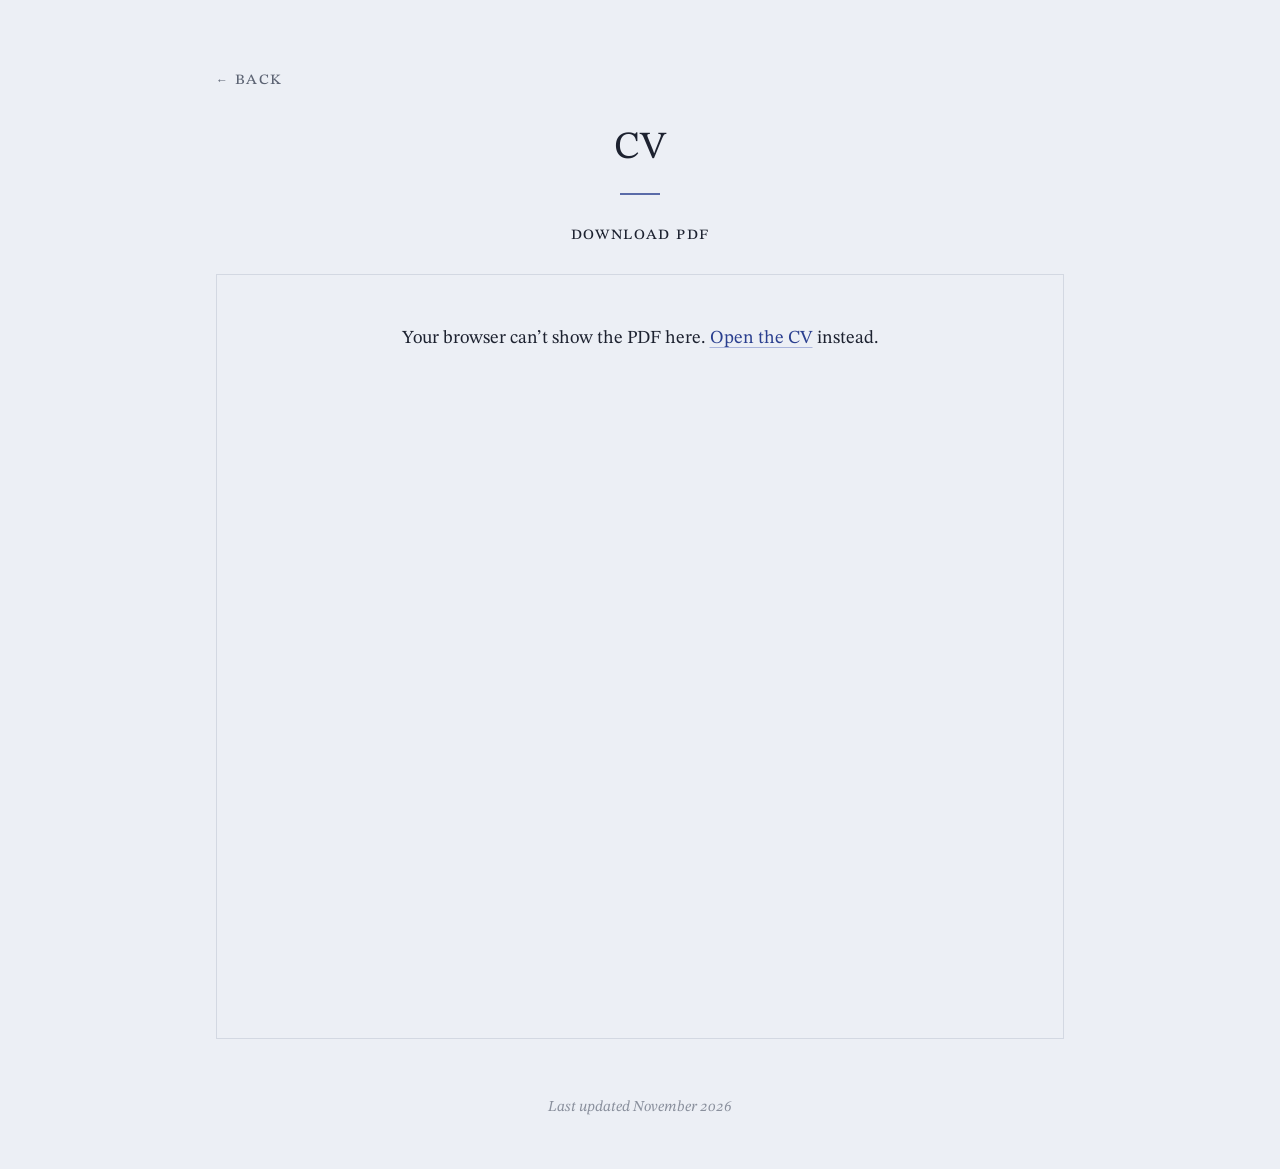
<file: cv.html>
<!DOCTYPE html>
<html lang="en">
<head>
	<meta charset="UTF-8">
	<meta name="viewport" content="width=device-width, initial-scale=1">
	<title>CV – Sigfrido D. Ciletti</title>
	<link rel="icon" href="data:image/svg+xml,%3Csvg xmlns=%27http://www.w3.org/2000/svg%27 viewBox=%270 0 32 32%27%3E%3Ctext x=%2716%27 y=%2725%27 font-family=%27Georgia,serif%27 font-size=%2728%27 text-anchor=%27middle%27 fill=%27%232a3f8f%27%3E%CE%A9%3C/text%3E%3C/svg%3E">
	<link rel="preconnect" href="https://fonts.googleapis.com">
	<link rel="preconnect" href="https://fonts.gstatic.com" crossorigin>
	<link href="https://fonts.googleapis.com/css2?family=STIX+Two+Text:ital,wght@0,400;0,500;1,400&display=swap" rel="stylesheet">
	<link rel="stylesheet" href="stylesheet.css">
</head>
<body class="wide">
	<main class="page">

		<a class="back" href="index.html">← Back</a>

		<header class="sub">
			<h1>CV</h1>
		</header>

		<p class="actions"><a href="cv.pdf" download>Download PDF</a></p>

		<object class="pdf" data="cv.pdf" type="application/pdf" aria-label="CV of Sigfrido D. Ciletti">
			<p class="pdf-fallback">Your browser can’t show the PDF here. <a href="cv.pdf">Open the CV</a> instead.</p>
		</object>

		<footer>Last updated November 2026</footer>

	</main>
</body>
</html>
</file>
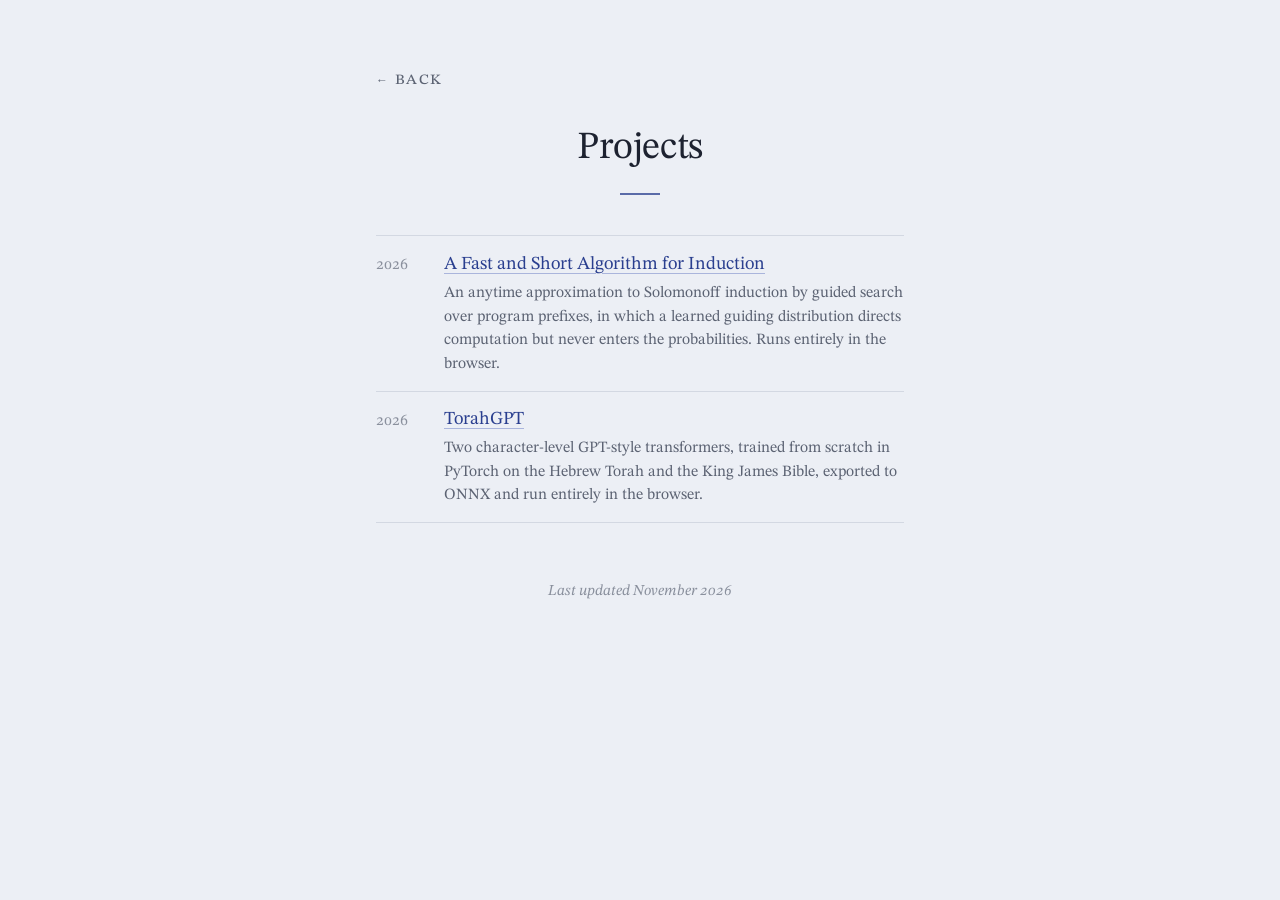
<file: projects.html>
<!DOCTYPE html>
<html lang="en">
<head>
	<meta charset="UTF-8">
	<meta name="viewport" content="width=device-width, initial-scale=1">
	<title>Projects – Sigfrido D. Ciletti</title>
	<link rel="icon" href="data:image/svg+xml,%3Csvg xmlns=%27http://www.w3.org/2000/svg%27 viewBox=%270 0 32 32%27%3E%3Ctext x=%2716%27 y=%2725%27 font-family=%27Georgia,serif%27 font-size=%2728%27 text-anchor=%27middle%27 fill=%27%232a3f8f%27%3E%CE%A9%3C/text%3E%3C/svg%3E">
	<link rel="preconnect" href="https://fonts.googleapis.com">
	<link rel="preconnect" href="https://fonts.gstatic.com" crossorigin>
	<link href="https://fonts.googleapis.com/css2?family=STIX+Two+Text:ital,wght@0,400;0,500;1,400&display=swap" rel="stylesheet">
	<link rel="stylesheet" href="stylesheet.css">
</head>
<body>
	<main class="page">

		<a class="back" href="index.html">← Back</a>

		<header class="sub">
			<h1>Projects</h1>
		</header>

		<ul class="list">
			<li>
				<span class="year">2026</span>
				<div>
					<a class="title" href="induction/">A Fast and Short Algorithm for Induction</a>
					<span class="meta">An anytime approximation to Solomonoff induction by guided search over program prefixes, in which a learned guiding distribution directs computation but never enters the probabilities. Runs entirely in the browser.</span>
				</div>
			</li>
			<li>
				<span class="year">2026</span>
				<div>
					<a class="title" href="https://torahgpt.io">TorahGPT</a>
					<span class="meta">Two character-level GPT-style transformers, trained from scratch in PyTorch on the Hebrew Torah and the King James Bible, exported to ONNX and run entirely in the browser.</span>
				</div>
			</li>
		</ul>

		<footer>Last updated November 2026</footer>

	</main>
</body>
</html>
</file>
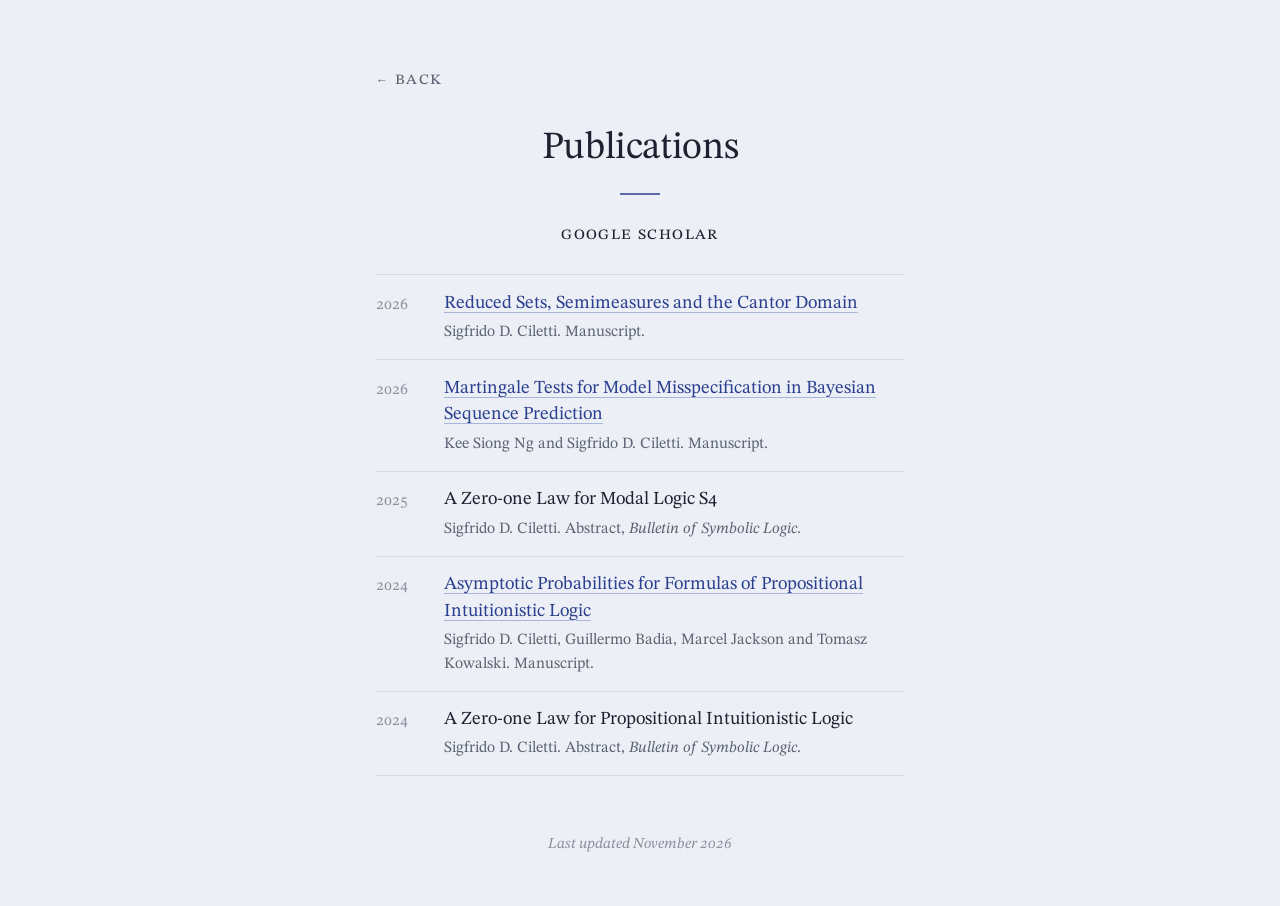
<file: publications.html>
<!DOCTYPE html>
<html lang="en">
<head>
	<meta charset="UTF-8">
	<meta name="viewport" content="width=device-width, initial-scale=1">
	<title>Publications – Sigfrido D. Ciletti</title>
	<link rel="icon" href="data:image/svg+xml,%3Csvg xmlns=%27http://www.w3.org/2000/svg%27 viewBox=%270 0 32 32%27%3E%3Ctext x=%2716%27 y=%2725%27 font-family=%27Georgia,serif%27 font-size=%2728%27 text-anchor=%27middle%27 fill=%27%232a3f8f%27%3E%CE%A9%3C/text%3E%3C/svg%3E">
	<link rel="preconnect" href="https://fonts.googleapis.com">
	<link rel="preconnect" href="https://fonts.gstatic.com" crossorigin>
	<link href="https://fonts.googleapis.com/css2?family=STIX+Two+Text:ital,wght@0,400;0,500;1,400&display=swap" rel="stylesheet">
	<link rel="stylesheet" href="stylesheet.css">
</head>
<body>
	<main class="page">

		<a class="back" href="index.html">← Back</a>

		<header class="sub">
			<h1>Publications</h1>
		</header>

		<p class="actions"><a href="https://scholar.google.com/citations?view_op=list_works&amp;hl=en&amp;user=blbF_bgAAAAJ">Google Scholar</a></p>

		<ul class="list">
			<li>
				<span class="year">2026</span>
				<div>
					<a class="title" href="papers/reduced-sets-semimeasures-cantor-domain.pdf">Reduced Sets, Semimeasures and the Cantor Domain</a>
					<span class="meta">Sigfrido D. Ciletti. Manuscript.</span>
				</div>
			</li>
			<li>
				<span class="year">2026</span>
				<div>
					<a class="title" href="papers/martingale-tests-misspecification.pdf">Martingale Tests for Model Misspecification in Bayesian Sequence Prediction</a>
					<span class="meta">Kee Siong Ng and Sigfrido D. Ciletti. Manuscript.</span>
				</div>
			</li>
			<li>
				<span class="year">2025</span>
				<div>
					<span class="title">A Zero-one Law for Modal Logic S4</span>
					<span class="meta">Sigfrido D. Ciletti. Abstract, <i>Bulletin of Symbolic Logic</i>.</span>
				</div>
			</li>
			<li>
				<span class="year">2024</span>
				<div>
					<a class="title" href="papers/asymptotic-probabilities-ipl.pdf">Asymptotic Probabilities for Formulas of Propositional Intuitionistic Logic</a>
					<span class="meta">Sigfrido D. Ciletti, Guillermo Badia, Marcel Jackson and Tomasz Kowalski. Manuscript.</span>
				</div>
			</li>
			<li>
				<span class="year">2024</span>
				<div>
					<span class="title">A Zero-one Law for Propositional Intuitionistic Logic</span>
					<span class="meta">Sigfrido D. Ciletti. Abstract, <i>Bulletin of Symbolic Logic</i>.</span>
				</div>
			</li>
		</ul>

		<footer>Last updated November 2026</footer>

	</main>
</body>
</html>
</file>
<file: stylesheet.css>
/* Sigfrido D. Ciletti – site styles */

:root {
	--bg: #eceff5;
	--ink: #1d2230;
	--muted: #5c6373;
	--faint: #8a909d;
	--rule: #d3d8e2;
	--link: #2a3f8f;
	--link-line: #aab5dc;
	--select: #d3dbf2;
	color-scheme: light;
}

@media (prefers-color-scheme: dark) {
	:root {
		--bg: #121722;
		--ink: #e3e5ea;
		--muted: #9aa0ad;
		--faint: #6c7282;
		--rule: #2c3039;
		--link: #a6b6f2;
		--link-line: #4a5683;
		--select: #2d3550;
		color-scheme: dark;
	}
}

* { box-sizing: border-box; }

body {
	margin: 0;
	background: var(--bg);
	color: var(--ink);
	font-family: "STIX Two Text", "Iowan Old Style", Palatino, Georgia, serif;
	font-size: 1.15rem;
	line-height: 1.7;
	font-variant-numeric: oldstyle-nums;
	-webkit-font-smoothing: antialiased;
	text-rendering: optimizeLegibility;
}

::selection { background: var(--select); }

/* Layout */

.page {
	max-width: 36rem;
	margin: 0 auto;
	padding: 4rem 1.5rem 3rem;
}
.wide .page { max-width: 56rem; }

/* Homepage sits in the middle of the screen */
.home .page {
	min-height: 100vh;
	min-height: 100svh;
	display: flex;
	flex-direction: column;
	justify-content: center;
}

/* Links */

a {
	color: var(--link);
	text-decoration: underline;
	text-decoration-color: var(--link-line);
	text-decoration-thickness: 1px;
	text-underline-offset: 0.2em;
	transition: text-decoration-color 0.15s, color 0.15s;
}
a:hover { text-decoration-color: currentColor; }
a:focus-visible { outline: 2px solid var(--link); outline-offset: 3px; border-radius: 2px; }

/* Small-caps links: homepage menu, back link, download link */
nav a, .back, .actions a {
	color: var(--ink);
	text-decoration: none;
	font-variant-caps: all-small-caps;
	letter-spacing: 0.08em;
	font-size: 1.1rem;
}
nav a:hover, .back:hover, .actions a:hover { color: var(--link); }
.back { color: var(--muted); }

/* Headings */

h1 {
	font-weight: 400;
	line-height: 1.1;
	letter-spacing: -0.01em;
	margin: 0;
	text-wrap: balance;
}

header { text-align: center; }

/* The short blue line under each page's heading */
.role::after,
header.sub h1::after {
	content: "";
	display: block;
	width: 2.5rem;
	height: 2px;
	margin: 1.5rem auto 0;
	background: var(--link);
	opacity: 0.75;
}

/* Homepage header */
header.top { margin-bottom: 3.5rem; }
header.top h1 { font-size: clamp(2.3rem, 7.5vw, 3.2rem); }
.role { font-style: italic; color: var(--muted); margin: 0.6rem 0 0; }
nav {
	display: flex;
	justify-content: center;
	flex-wrap: wrap;
	gap: 0.25rem 2rem;
	margin-top: 1.5rem;
}

/* Subpage header */
.back { display: inline-block; margin-bottom: 2rem; }
header.sub { margin-bottom: 2.5rem; }
header.sub h1 { font-size: clamp(1.9rem, 6vw, 2.4rem); }

/* Text */

p { margin: 0 0 1.1rem; text-wrap: pretty; }

/* Lists: publications and projects */

.list { list-style: none; padding: 0; margin: 0; }
.list li {
	display: grid;
	grid-template-columns: 3.25rem 1fr;
	gap: 0 1rem;
	padding: 0.9rem 0;
	border-top: 1px solid var(--rule);
}
.list li:last-child { border-bottom: 1px solid var(--rule); }
.list .year { color: var(--faint); font-size: 1rem; padding-top: 0.12rem; }
.list .title { display: block; line-height: 1.45; text-wrap: pretty; }
.list span.title { color: var(--ink); }
.list .meta { display: block; color: var(--muted); font-size: 0.98rem; line-height: 1.5; margin-top: 0.3rem; }

/* CV page */

.actions { text-align: center; margin: -1rem 0 1.5rem; }
.pdf {
	display: block;
	width: 100%;
	height: 85vh;
	min-height: 32rem;
	border: 1px solid var(--rule);
	background: var(--bg);
}
.pdf-fallback { text-align: center; padding: 3rem 1rem; }

/* Footer */

footer {
	margin-top: 3.5rem;
	text-align: center;
	color: var(--faint);
	font-size: 0.95rem;
	font-style: italic;
}

/* Phones */

@media (max-width: 480px) {
	.page { padding-top: 2.5rem; }
	nav { gap: 0.25rem 1.4rem; }
	.list li { grid-template-columns: 1fr; }
	.list .year { padding-top: 0; }
}

@media (prefers-reduced-motion: reduce) {
	a { transition: none; }
}
</file>
